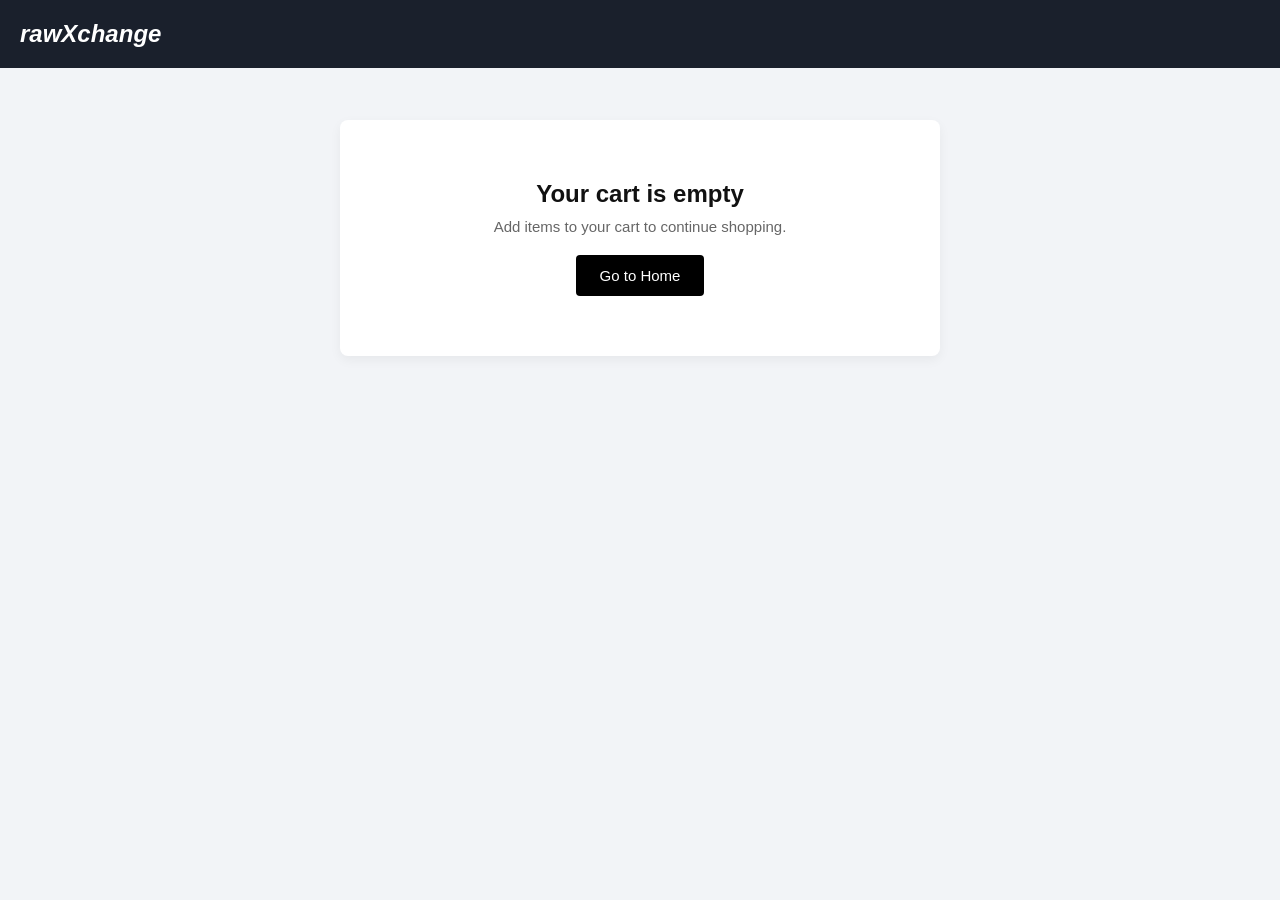
<file: cart.html>
<!DOCTYPE html>
<html lang="en">
<head>
<meta charset="UTF-8">
<meta name="viewport" content="width=device-width, initial-scale=1.0">
<title>Cart | rawXchange</title>

<style>
*{
    margin:0;
    padding:0;
    box-sizing:border-box;
    font-family: Arial, Helvetica, sans-serif;
}

body{
    background:#f2f4f7;
    color:#111;
}

/* HEADER */
header{
    background:#1a202c;
    padding:20px 0;
    position: fixed;
    top: 0;
    width: 100%;
    z-index: 1000;
    display: flex;
    justify-content: space-between;
}
header .wrap{
    display:flex;
    justify-content:space-between;
    align-items:center;
    color:#fff;
    margin-right: 20px;
}
header a{
    color:#fff;
    text-decoration:none;
    font-size:15px;
}

.logo {
    margin-left: 20px;
}

.logo a {
    color: white;
    text-decoration: none;
    font-size: 24px;
    font-weight: bold;
    font-style: italic;
}

.continue-btn {
    background-color: #ff9800;
    padding: 8px 16px;
    border-radius: 4px;
    font-weight: bold;
    transition: background-color 0.2s;
}
.continue-btn:hover {
    background-color: #e68900;
}

/* PAGE TITLE */
.page-title{
    max-width:1200px;
    margin:90px auto 20px;
    padding:0 20px;
}
.page-title h1{
    font-size:28px;
    font-weight:600;
}

/* MAIN LAYOUT */
.cart-layout{
    max-width:1200px;
    margin:75px auto 0;
    padding:0 20px 40px;
    display:grid;
    grid-template-columns:1fr 380px;
    gap:30px;
    align-items:start;
}

/* CART ITEMS */
.cart-box{
    background:#fff;
    padding:24px;
    border-radius:6px;
}

.cart-item{
    display:grid;
    grid-template-columns:180px 1fr 180px;
    gap:20px;
    padding:20px;
    border:1px solid #e3e6ea;
    border-radius:6px;
    margin-bottom:20px;
    align-items:center;
}

.cart-item img{
    width:100%;
    height:160px;
    object-fit:contain;
}

/* PRODUCT INFO */
.item-info h3{
    font-size:18px;
    font-weight:600;
    margin-bottom:6px;
}

.item-info p{
    font-size:14px;
    color:#555;
    line-height:1.5;
    margin-bottom:10px;
}

.item-info .price{
    font-size:16px;
    font-weight:600;
}

/* ACTIONS */
.actions{
    display:flex;
    flex-direction:column;
    align-items:center;
    gap:8px;
}

.qty-label{
    font-size:14px;
    color:#555;
}

.qty{
    display:flex;
    border:1px solid #d0d5da;
}

.qty button{
    width:36px;
    height:36px;
    background:#fff;
    border:none;
    font-size:18px;
    cursor:pointer;
}

.qty span{
    width:40px;
    display:flex;
    align-items:center;
    justify-content:center;
    font-weight:600;
    border-left:1px solid #d0d5da;
    border-right:1px solid #d0d5da;
}

.remove{
    background:#ff3b30;
    color:#fff;
    border:none;
    font-size:13px;
    padding:8px 14px;
    border-radius:4px;
    cursor:pointer;
    width:100%;
}

/* SUMMARY */
.summary{
    background:#fff;
    padding:24px;
    border-radius:6px;
    position:sticky;
    top:100px;
}

.summary h2{
    font-size:20px;
    margin-bottom:18px;
}

.summary .row{
    display:flex;
    justify-content:space-between;
    font-size:15px;
    margin-bottom:12px;
}

.summary hr{
    margin:14px 0;
}

.summary .total{
    font-size:17px;
    font-weight:700;
}

.place-order{
    width:100%;
    padding:14px;
    margin-top:14px;
    background:#2ecc71;
    color:#fff;
    border:none;
    border-radius:4px;
    font-size:16px;
    cursor:pointer;
}

/* INFO BELOW BUTTON */
.order-note{
    font-size:13px;
    color:#666;
    margin-top:12px;
    line-height:1.6;
}

/* EMPTY CART SCREEN */
.empty-cart{
    max-width:600px;
    margin:120px auto;
    background:#fff;
    padding:60px;
    border-radius:8px;
    text-align:center;
    box-shadow: 0 4px 12px rgba(0,0,0,0.05);
}

.empty-cart h2{
    font-size:24px;
    margin-bottom:10px;
}

.empty-cart p{
    font-size:15px;
    color:#666;
    margin-bottom:20px;
}

.empty-cart a{
    display:inline-block;
    padding:12px 24px;
    background:#000;
    color:#fff;
    text-decoration:none;
    border-radius:4px;
    font-size:15px;
}

/* MOBILE */
@media(max-width:900px){
    .cart-layout{
        grid-template-columns:1fr;
    }
    .summary{
        position:static;
        margin-top:20px;
    }
    .cart-item{
        grid-template-columns:1fr;
        text-align:center;
    }
}
</style>
</head>

<body>

<header>
    <div class="logo">
        <a href="index.html">rawXchange</a>
    </div>
    <div class="wrap" id="nav-wrap">
        <a href="index.html" class="continue-btn">← Continue Shopping</a>
    </div>
</header>



<!-- EMPTY CART MESSAGE -->
<div id="emptyCart" class="empty-cart" style="display:none;">
    <h2>Your cart is empty</h2>
    <p>Add items to your cart to continue shopping.</p>
    <a href="index.html">Go to Home</a>
</div>

<!-- CART CONTENT -->
<div class="cart-layout" id="cartLayout">

    <div class="cart-box" id="cartItems"></div>

    <div class="summary" id="summaryBox">
        <h2>Order Summary</h2>
        <div class="row"><span>Subtotal</span><span id="sub">₹0</span></div>
        <div class="row"><span>GST (18%)</span><span id="gst">₹0</span></div>
        <div class="row"><span>Delivery Charges</span><span id="delivery">₹0</span></div>
        <hr>
        <div class="row total"><span>Total</span><span id="total">₹0</span></div>
        <button class="place-order">Place Order</button>
        <p class="order-note">
            ✔ Secure payment<br>
            ✔ GST invoice included<br>
            ✔ Delivery in 3–5 business days
        </p>
    </div>

</div>

<script>
let cart = JSON.parse(localStorage.getItem("cart")) || [];

const cartLayout = document.getElementById("cartLayout");
const emptyCart = document.getElementById("emptyCart");
const box = document.getElementById("cartItems");
const summaryBox = document.getElementById("summaryBox");

function render(){
    if(cart.length === 0){
        cartLayout.style.display = "none";
        emptyCart.style.display = "block";
        document.getElementById("nav-wrap").style.display = "none";
        return;
    }

    cartLayout.style.display = "grid";
    emptyCart.style.display = "none";
    document.getElementById("nav-wrap").style.display = "flex";

    box.innerHTML = "";

    cart.forEach((p,i)=>{
        box.innerHTML += `
        <div class="cart-item">
            <img src="${p.image}">
            <div class="item-info">
                <h3>${p.title}</h3>
                <p>Premium quality raw material suitable for industrial and commercial use.</p>
                <div class="price">₹${Number(p.price)}</div>
            </div>
            <div class="actions">
                <span class="qty-label">Quantity</span>
                <div class="qty">
                    <button onclick="changeQty(${i},-1)">−</button>
                    <span>${p.quantity}</span>
                    <button onclick="changeQty(${i},1)">+</button>
                </div>
                <button class="remove" onclick="removeItem(${i})">Remove</button>
            </div>
        </div>`;
    });

    updateTotals();
}

function changeQty(i,val){
    cart[i].quantity = Math.max(1, Number(cart[i].quantity) + val);
    save();
}

function removeItem(i){
    cart.splice(i,1);
    save();
}

function save(){
    localStorage.setItem("cart", JSON.stringify(cart));
    render();
}

function updateTotals(){
    let subtotal = 0;
    cart.forEach(item=>{
        subtotal += Number(item.price) * Number(item.quantity);
    });

    let gstAmount = Math.round(subtotal * 0.18);
    let deliveryCharge = subtotal >= 5000 ? 0 : 150;
    let finalTotal = subtotal + gstAmount + deliveryCharge;

    sub.innerText = "₹" + subtotal;
    gst.innerText = "₹" + gstAmount;
    delivery.innerText = "₹" + deliveryCharge;
    total.innerText = "₹" + finalTotal;
}

render();
</script>

</body>
</html>
</file>
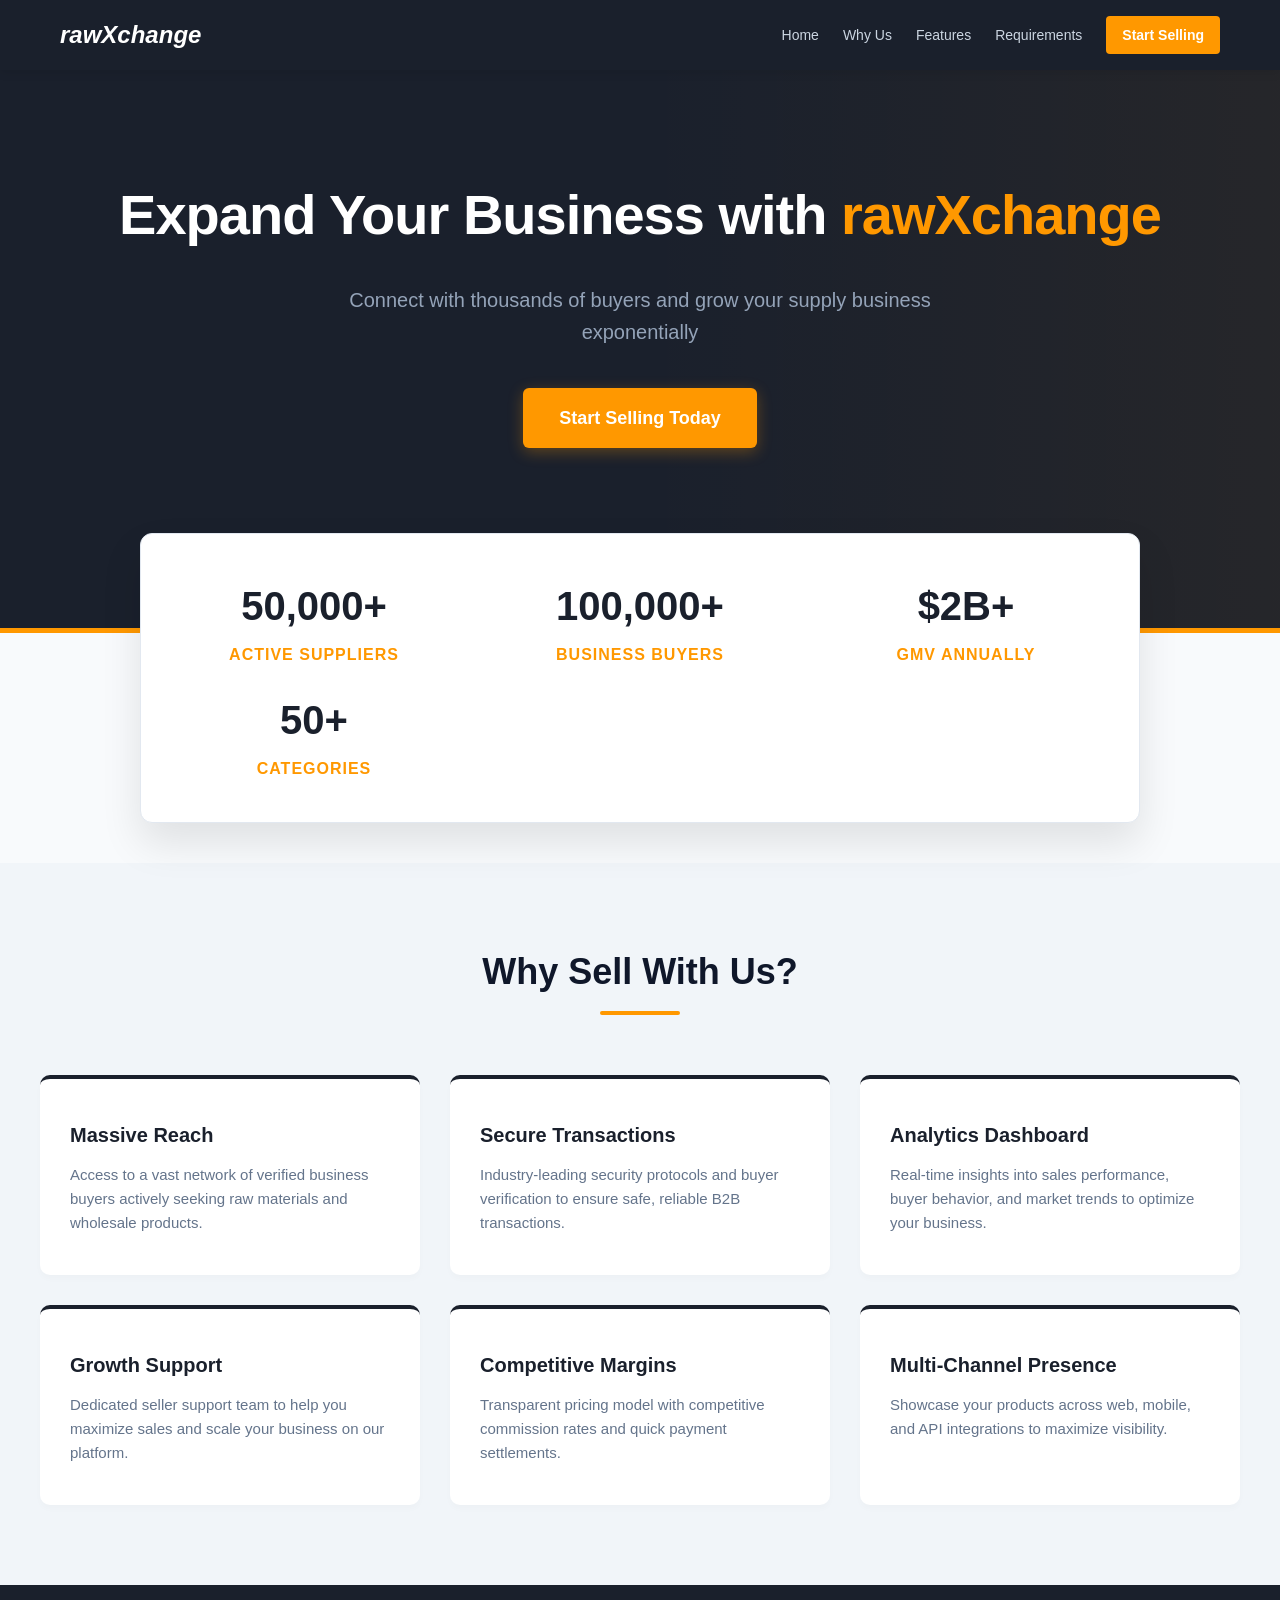
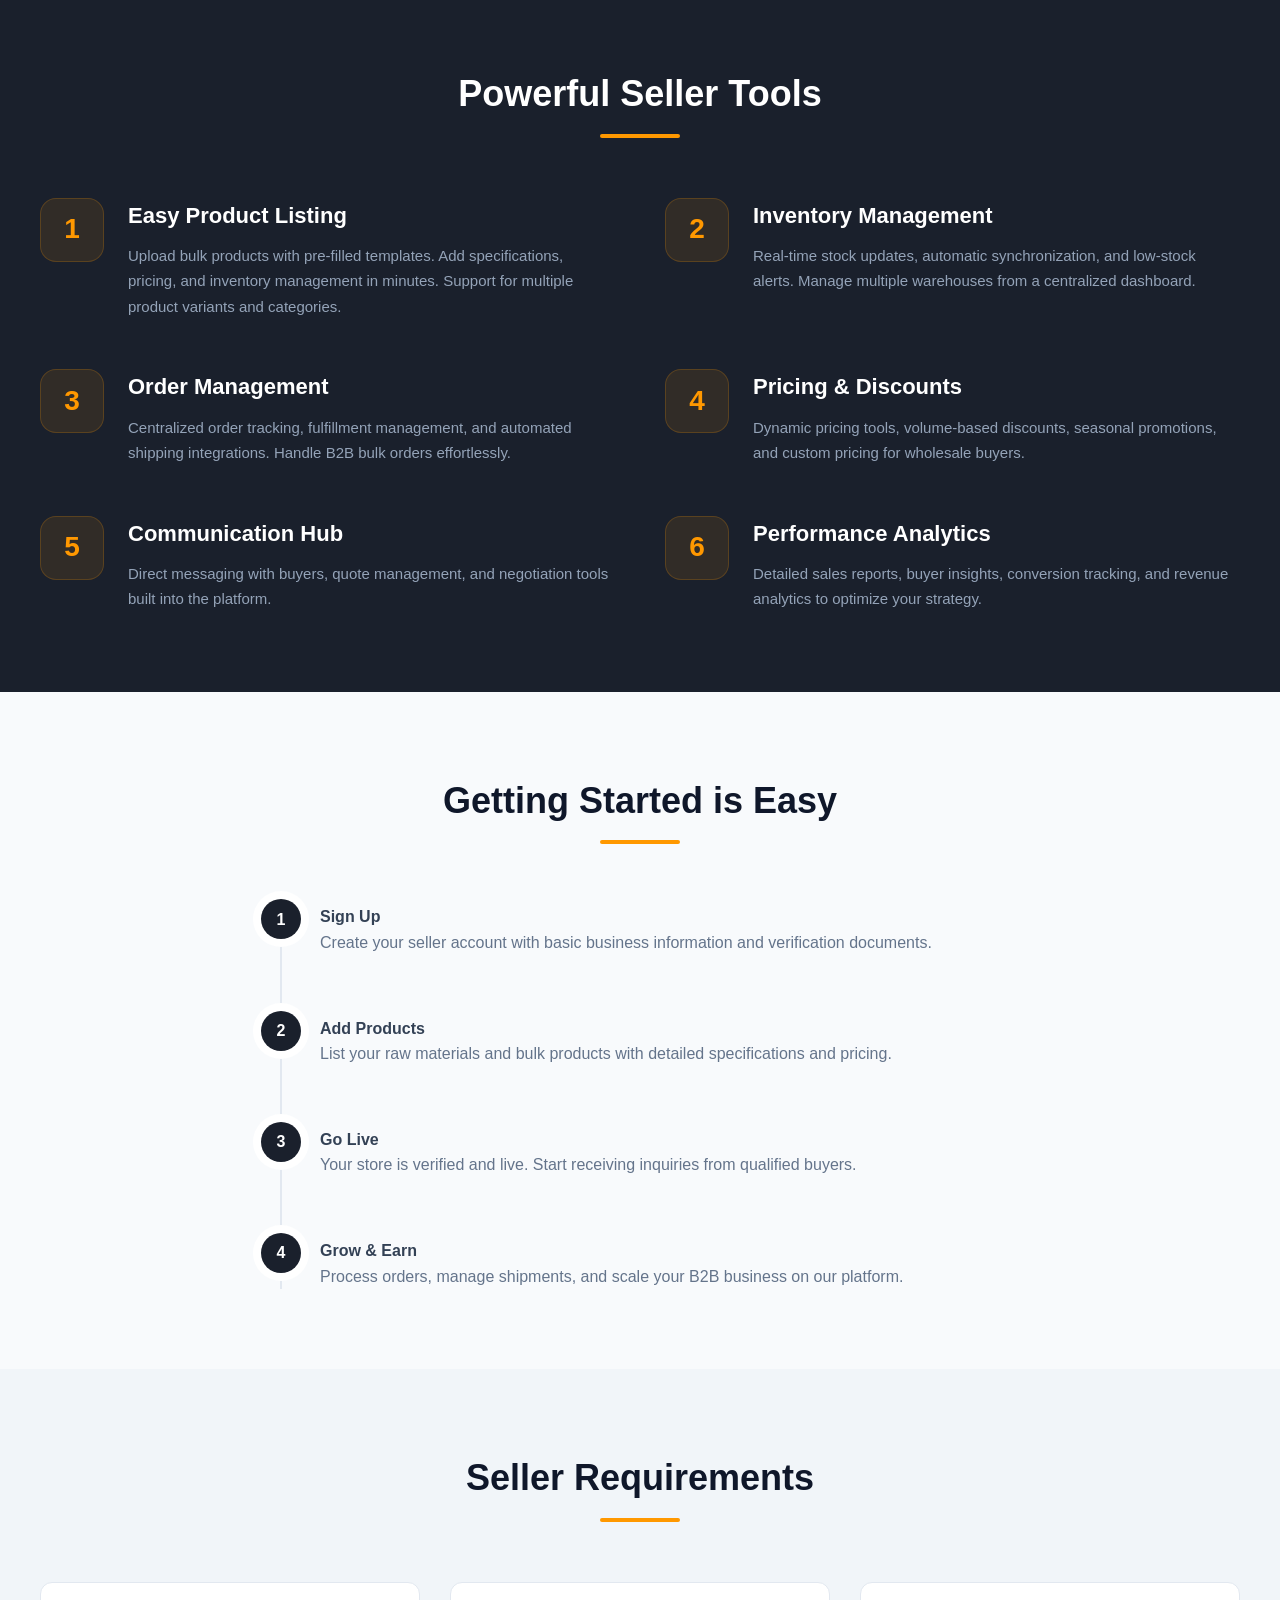
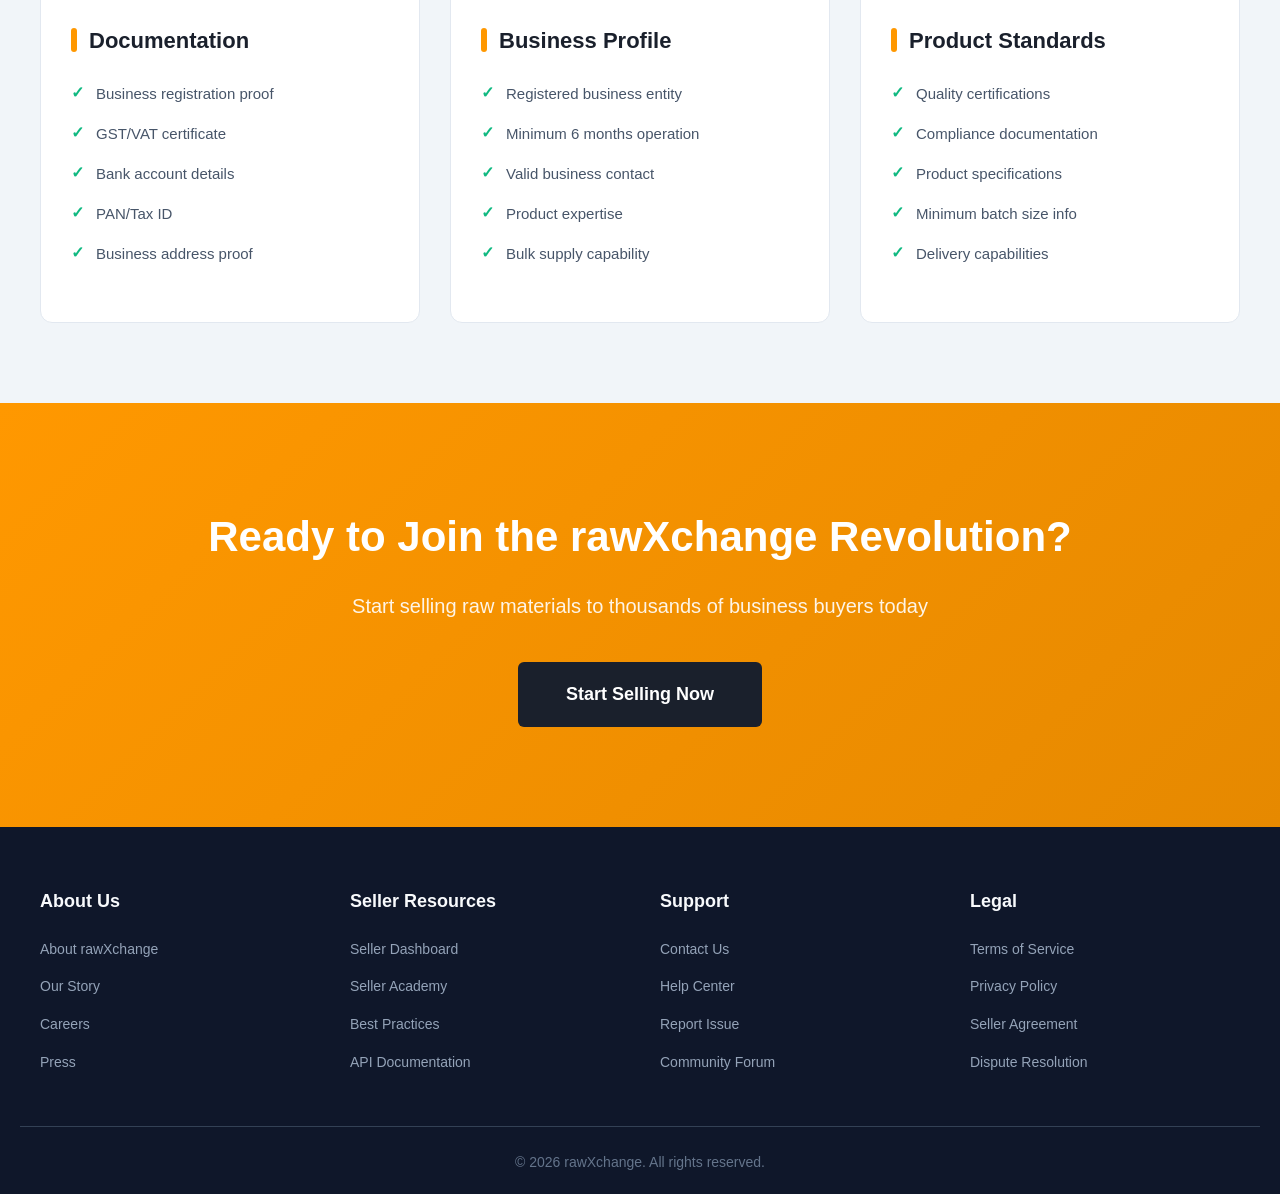
<file: seller.html>
<!DOCTYPE html>
<html lang="en">
<head>
    <meta charset="UTF-8">
    <meta name="viewport" content="width=device-width, initial-scale=1.0">
    <title>Become a Seller - rawXchange</title>
    <style>
        * {
            margin: 0;
            padding: 0;
            box-sizing: border-box;
        }

        body {
            font-family: 'Segoe UI', Tahoma, Geneva, Verdana, sans-serif;
            line-height: 1.6;
            color: #334155;
            background: #f8fafc;
        }

        /* Header */
        header {
            background: #1a202c;
            height: 70px;
            display: flex;
            align-items: center;
            position: fixed;
            width: 100%;
            top: 0;
            z-index: 1000;
            box-shadow: 0 2px 10px rgba(0,0,0,0.1);
        }

        .header-container {
            width: 100%;
            max-width: 1200px;
            margin: 0 auto;
            padding: 0 20px;
            display: flex;
            justify-content: space-between;
            align-items: center;
        }

        .logo a {
            color: white;
            text-decoration: none;
            font-size: 24px;
            font-weight: bold;
            font-style: italic;
        }

        nav {
            display: flex;
            gap: 24px;
            align-items: center;
        }

        nav a {
            color: #cbd5e1;
            text-decoration: none;
            font-size: 14px;
            font-weight: 500;
            transition: color 0.3s;
        }

        nav a:hover {
            color: #ff9800;
        }

        .nav-cta {
            background: #ff9800;
            color: white;
            padding: 8px 16px;
            border-radius: 4px;
            font-weight: bold;
        }

        .nav-cta:hover {
            background: #e68900;
            color: white;
        }

        /* Hero Section */
        .hero {
            margin-top: 70px;
            background: #1a202c;
            color: white;
            padding: 100px 20px 180px;
            position: relative;
            border-bottom: 5px solid #ff9800;
        }

        .hero::after {
            content: '';
            position: absolute;
            right: 0;
            top: 0;
            height: 100%;
            width: 50%;
            background: linear-gradient(to right, transparent, rgba(255, 152, 0, 0.05));
            pointer-events: none;
        }

        .hero-content {
            max-width: 1200px;
            margin: 0 auto;
            text-align: center;
            position: relative;
            z-index: 2;
        }

        .hero h1 {
            font-size: 56px;
            margin-bottom: 24px;
            font-weight: 800;
            letter-spacing: -1px;
        }

        .hero h1 span {
            color: #ff9800;
        }

        .hero p {
            font-size: 20px;
            color: #94a3b8;
            margin-bottom: 40px;
            max-width: 700px;
            margin-left: auto;
            margin-right: auto;
        }

        .btn {
            text-decoration: none;
            display: inline-block;
        }

        .btn-primary {
            background: #ff9800;
            color: white;
            padding: 16px 36px;
            border-radius: 6px;
            font-size: 18px;
            font-weight: bold;
            transition: all 0.3s;
            box-shadow: 0 4px 15px rgba(255, 152, 0, 0.3);
        }

        .btn-primary:hover {
            background: #e68900;
            transform: translateY(-2px);
            box-shadow: 0 6px 20px rgba(255, 152, 0, 0.4);
        }

        /* Stats Section */
        .stats-wrapper {
            max-width: 1000px;
            margin: -100px auto 40px;
            background: white;
            border-radius: 12px;
            box-shadow: 0 20px 40px rgba(0,0,0,0.1);
            position: relative;
            z-index: 10;
            display: grid;
            grid-template-columns: repeat(auto-fit, minmax(250px, 1fr));
            gap: 20px;
            padding: 40px 20px;
            border: 1px solid #e2e8f0;
        }

        .stat-item {
            text-align: center;
        }

        .stat-item h3 {
            font-size: 40px;
            color: #1a202c;
            margin-bottom: 4px;
            font-weight: 900;
        }

        .stat-item p {
            color: #ff9800;
            font-size: 16px;
            text-transform: uppercase;
            letter-spacing: 1px;
            font-weight: 700;
        }

        /* Reusable Section Elements */
        .section {
            padding: 80px 20px;
        }

        .container {
            max-width: 1200px;
            margin: 0 auto;
        }

        .section-header {
            text-align: center;
            margin-bottom: 60px;
        }

        .section-header h2 {
            font-size: 36px;
            color: #0f172a;
            display: inline-block;
            position: relative;
            padding-bottom: 15px;
            font-weight: 800;
        }

        .section-header h2::after {
            content: '';
            position: absolute;
            bottom: 0;
            left: 50%;
            transform: translateX(-50%);
            width: 80px;
            height: 4px;
            background: #ff9800;
            border-radius: 2px;
        }

        /* Benefits Grid */
        .benefits {
            background: #f1f5f9;
        }
        
        .benefits-grid {
            display: grid;
            grid-template-columns: repeat(auto-fit, minmax(320px, 1fr));
            gap: 30px;
        }
        
        .benefit-card {
            background: white;
            padding: 40px 30px;
            border-radius: 10px;
            border-top: 4px solid #1a202c;
            box-shadow: 0 4px 6px rgba(0,0,0,0.02);
            transition: all 0.3s;
        }
        
        .benefit-card:hover {
            transform: translateY(-5px);
            border-top-color: #ff9800;
            box-shadow: 0 10px 20px rgba(0,0,0,0.06);
        }
        
        .benefit-card h3 {
            font-size: 20px;
            color: #1a202c;
            margin-bottom: 12px;
            font-weight: 700;
        }
        
        .benefit-card p {
            color: #64748b;
            font-size: 15px;
        }

        /* Features (Dark) */
        .features {
            background: #1a202c;
            color: white;
        }
        
        .features .section-header h2 {
            color: white;
        }
        
        .features-grid {
            display: grid;
            grid-template-columns: repeat(auto-fit, minmax(400px, 1fr));
            gap: 50px;
        }
        
        .feature-item {
            display: flex;
            gap: 24px;
        }
        
        .feature-icon {
            background: rgba(255, 152, 0, 0.1);
            color: #ff9800;
            width: 64px;
            height: 64px;
            border-radius: 16px;
            display: flex;
            align-items: center;
            justify-content: center;
            font-size: 28px;
            font-weight: bold;
            flex-shrink: 0;
            border: 1px solid rgba(255, 152, 0, 0.2);
        }
        
        .feature-text h3 {
            font-size: 22px;
            margin-bottom: 10px;
            color: white;
            font-weight: 700;
        }
        
        .feature-text p {
            color: #94a3b8;
            font-size: 15px;
            line-height: 1.7;
        }

        /* How It Works (Timeline) */
        .process {
            background: transparent;
        }
        
        .process-list {
            max-width: 800px;
            margin: 0 auto;
            position: relative;
            padding-left: 20px;
        }
        
        .process-list::before {
            content: '';
            position: absolute;
            left: 40px;
            top: 0;
            bottom: 0;
            width: 2px;
            background: #e2e8f0;
        }
        
        .process-step {
            position: relative;
            padding-left: 60px;
            margin-bottom: 60px;
        }
        
        .process-step:last-child {
            margin-bottom: 0;
        }
        
        .step-number {
            position: absolute;
            left: 1px;
            top: -5px;
            width: 40px;
            height: 40px;
            border-radius: 50%;
            background: #1a202c;
            color: white;
            display: flex;
            align-items: center;
            justify-content: center;
            font-weight: bold;
            font-size: 16px;
            box-shadow: 0 0 0 8px white;
            z-index: 2;
            transition: background 0.3s;
        }
        
        .process-step:hover .step-number {
            background: #ff9800;
        }
        
        .process-step h3 {
            font-size: 24px;
            color: #0f172a;
            margin-bottom: 12px;
            font-weight: 700;
        }
        
        .process-step p {
            color: #64748b;
            font-size: 16px;
        }

        /* Requirements */
        .requirements {
            background: #f1f5f9;
        }
        
        .req-grid {
            display: grid;
            grid-template-columns: repeat(auto-fit, minmax(300px, 1fr));
            gap: 30px;
        }
        
        .req-card {
            background: white;
            border: 1px solid #e2e8f0;
            border-radius: 12px;
            padding: 40px 30px;
            transition: transform 0.3s;
        }
        
        .req-card:hover {
            transform: translateY(-5px);
            border-color: #cbd5e1;
            box-shadow: 0 10px 20px rgba(0,0,0,0.05);
        }
        
        .req-card h3 {
            font-size: 22px;
            color: #1a202c;
            margin-bottom: 24px;
            display: flex;
            align-items: center;
            gap: 12px;
            font-weight: 700;
        }
        
        .req-card h3::before {
            content: '';
            display: block;
            width: 6px;
            height: 24px;
            background: #ff9800;
            border-radius: 3px;
        }
        
        .req-card ul {
            list-style: none;
        }
        
        .req-card li {
            margin-bottom: 16px;
            color: #475569;
            display: flex;
            align-items: flex-start;
            gap: 12px;
            font-size: 15px;
        }
        
        .req-card li::before {
            content: '✓';
            color: #10b981;
            font-weight: 900;
            font-size: 16px;
            margin-top: -2px;
        }

        /* CTA Section */
        .final-cta {
            background: linear-gradient(135deg, #ff9800 0%, #e68900 100%);
            color: white;
            padding: 100px 20px;
            text-align: center;
        }

        .final-cta h2 {
            font-size: 42px;
            margin-bottom: 20px;
            font-weight: 800;
        }

        .final-cta p {
            font-size: 20px;
            margin-bottom: 40px;
            color: rgba(255, 255, 255, 0.9);
            max-width: 600px;
            margin-left: auto;
            margin-right: auto;
        }
        
        .btn-dark {
            background: #1a202c;
            color: white;
            padding: 18px 48px;
            border-radius: 6px;
            font-weight: bold;
            text-decoration: none;
            font-size: 18px;
            display: inline-block;
            transition: all 0.3s;
        }
        
        .btn-dark:hover {
            background: #0f172a;
            transform: translateY(-2px);
            box-shadow: 0 10px 20px rgba(0,0,0,0.2);
        }

        /* Footer */
        footer {
            background: #0f172a;
            color: white;
            padding: 60px 20px 20px;
        }

        .footer-container {
            max-width: 1200px;
            margin: 0 auto;
            display: grid;
            grid-template-columns: repeat(auto-fit, minmax(250px, 1fr));
            gap: 40px;
            margin-bottom: 40px;
        }

        footer h4 {
            margin-bottom: 20px;
            font-size: 18px;
            color: #f8fafc;
            font-weight: 600;
        }

        footer ul {
            list-style: none;
        }

        footer li {
            margin-bottom: 12px;
        }

        footer a {
            color: #94a3b8;
            text-decoration: none;
            transition: color 0.3s;
            font-size: 14px;
        }

        footer a:hover {
            color: #ff9800;
        }

        .footer-bottom {
            text-align: center;
            padding-top: 24px;
            border-top: 1px solid #334155;
            color: #64748b;
            font-size: 14px;
        }

        /* Responsive */
        @media (max-width: 768px) {
            .hero h1 {
                font-size: 40px;
            }
            .stat-item h3 {
                font-size: 32px;
            }
            .section {
                padding: 60px 20px;
            }
            nav {
                display: none;
            }
        }
    </style>
</head>
<body>
    <!-- Header -->
    <header>
        <div class="header-container">
            <div class="logo"><a href="index.html">rawXchange</a></div>
            <nav>
                <a href="index.html">Home</a>
                <a href="#benefits">Why Us</a>
                <a href="#features">Features</a>
                <a href="#requirements">Requirements</a>
                <a href="seller_login.html" class="nav-cta">Start Selling</a>
            </nav>
        </div>
    </header>

    <!-- Hero Section -->
    <section class="hero">
        <div class="hero-content">
            <h1>Expand Your Business with <span>rawXchange</span></h1>
            <p>Connect with thousands of buyers and grow your supply business exponentially</p>
            <a href="seller_login.html" class="btn btn-primary">Start Selling Today</a>
        </div>
    </section>

    <!-- Stats Section -->
    <div class="stats-wrapper">
            <div class="stat-item">
                <h3>50,000+</h3>
                <p>Active Suppliers</p>
            </div>
            <div class="stat-item">
                <h3>100,000+</h3>
                <p>Business Buyers</p>
            </div>
            <div class="stat-item">
                <h3>$2B+</h3>
                <p>GMV Annually</p>
            </div>
            <div class="stat-item">
                <h3>50+</h3>
                <p>Categories</p>
            </div>
    </div>

    <!-- Benefits Section -->
    <section id="benefits" class="section benefits">
        <div class="container">
            <div class="section-header">
                <h2>Why Sell With Us?</h2>
            </div>
            <div class="benefits-grid">
                <div class="benefit-card">
                    <h3>Massive Reach</h3>
                    <p>Access to a vast network of verified business buyers actively seeking raw materials and wholesale products.</p>
                </div>
                <div class="benefit-card">
                    <h3>Secure Transactions</h3>
                    <p>Industry-leading security protocols and buyer verification to ensure safe, reliable B2B transactions.</p>
                </div>
                <div class="benefit-card">
                    <h3>Analytics Dashboard</h3>
                    <p>Real-time insights into sales performance, buyer behavior, and market trends to optimize your business.</p>
                </div>
                <div class="benefit-card">
                    <h3>Growth Support</h3>
                    <p>Dedicated seller support team to help you maximize sales and scale your business on our platform.</p>
                </div>
                <div class="benefit-card">
                    <h3>Competitive Margins</h3>
                    <p>Transparent pricing model with competitive commission rates and quick payment settlements.</p>
                </div>
                <div class="benefit-card">
                    <h3>Multi-Channel Presence</h3>
                    <p>Showcase your products across web, mobile, and API integrations to maximize visibility.</p>
                </div>
            </div>
        </div>
    </section>

    <!-- Features Section -->
    <section id="features" class="section features">
        <div class="container">
            <div class="section-header">
                <h2>Powerful Seller Tools</h2>
            </div>
            <div class="features-grid">
                <div class="feature-item">
                    <div class="feature-icon">1</div>
                    <div class="feature-text">
                        <h3>Easy Product Listing</h3>
                        <p>Upload bulk products with pre-filled templates. Add specifications, pricing, and inventory management in minutes. Support for multiple product variants and categories.</p>
                    </div>
                </div>
                <div class="feature-item">
                    <div class="feature-icon">2</div>
                    <div class="feature-text">
                        <h3>Inventory Management</h3>
                        <p>Real-time stock updates, automatic synchronization, and low-stock alerts. Manage multiple warehouses from a centralized dashboard.</p>
                    </div>
                </div>
                <div class="feature-item">
                    <div class="feature-icon">3</div>
                    <div class="feature-text">
                        <h3>Order Management</h3>
                        <p>Centralized order tracking, fulfillment management, and automated shipping integrations. Handle B2B bulk orders effortlessly.</p>
                    </div>
                </div>
                <div class="feature-item">
                    <div class="feature-icon">4</div>
                    <div class="feature-text">
                        <h3>Pricing & Discounts</h3>
                        <p>Dynamic pricing tools, volume-based discounts, seasonal promotions, and custom pricing for wholesale buyers.</p>
                    </div>
                </div>
                <div class="feature-item">
                    <div class="feature-icon">5</div>
                    <div class="feature-text">
                        <h3>Communication Hub</h3>
                        <p>Direct messaging with buyers, quote management, and negotiation tools built into the platform.</p>
                    </div>
                </div>
                <div class="feature-item">
                    <div class="feature-icon">6</div>
                    <div class="feature-text">
                        <h3>Performance Analytics</h3>
                        <p>Detailed sales reports, buyer insights, conversion tracking, and revenue analytics to optimize your strategy.</p>
                    </div>
                </div>
            </div>
        </div>
    </section>

    <!-- How It Works -->
    <section id="process" class="section process">
        <div class="container">
            <div class="section-header">
                <h2>Getting Started is Easy</h2>
            </div>
            <div class="process-list">
                <div class="process-step">
                    <div class="step-number">1</div>
                    <h4>Sign Up</h4>
                    <p>Create your seller account with basic business information and verification documents.</p>
                </div>
                <div class="process-step">
                    <div class="step-number">2</div>
                    <h4>Add Products</h4>
                    <p>List your raw materials and bulk products with detailed specifications and pricing.</p>
                </div>
                <div class="process-step">
                    <div class="step-number">3</div>
                    <h4>Go Live</h4>
                    <p>Your store is verified and live. Start receiving inquiries from qualified buyers.</p>
                </div>
                <div class="process-step">
                    <div class="step-number">4</div>
                    <h4>Grow & Earn</h4>
                    <p>Process orders, manage shipments, and scale your B2B business on our platform.</p>
                </div>
            </div>
        </div>
    </section>

    <!-- Requirements Section -->
    <section id="requirements" class="section requirements">
        <div class="container">
            <div class="section-header">
                <h2>Seller Requirements</h2>
            </div>
            <div class="req-grid">
                <div class="req-card">
                    <h3>Documentation</h3>
                    <ul>
                        <li>Business registration proof</li>
                        <li>GST/VAT certificate</li>
                        <li>Bank account details</li>
                        <li>PAN/Tax ID</li>
                        <li>Business address proof</li>
                    </ul>
                </div>
                <div class="req-card">
                    <h3>Business Profile</h3>
                    <ul>
                        <li>Registered business entity</li>
                        <li>Minimum 6 months operation</li>
                        <li>Valid business contact</li>
                        <li>Product expertise</li>
                        <li>Bulk supply capability</li>
                    </ul>
                </div>
                <div class="req-card">
                    <h3>Product Standards</h3>
                    <ul>
                        <li>Quality certifications</li>
                        <li>Compliance documentation</li>
                        <li>Product specifications</li>
                        <li>Minimum batch size info</li>
                        <li>Delivery capabilities</li>
                    </ul>
                </div>
            </div>
        </div>
    </section>

    <!-- Final CTA Section -->
    <section class="final-cta">
        <div class="container">
            <h2>Ready to Join the rawXchange Revolution?</h2>
            <p>Start selling raw materials to thousands of business buyers today</p>
            <a href="seller_login.html" class="btn-dark">Start Selling Now</a>
        </div>
    </section>

    <!-- Footer -->
    <footer>
        <div class="footer-container">
            <div class="footer-col">
                <h4>About Us</h4>
                <ul>
                    <li><a href="#">About rawXchange</a></li>
                    <li><a href="#">Our Story</a></li>
                    <li><a href="#">Careers</a></li>
                    <li><a href="#">Press</a></li>
                </ul>
            </div>
            <div class="footer-col">
                <h4>Seller Resources</h4>
                <ul>
                    <li><a href="#">Seller Dashboard</a></li>
                    <li><a href="#">Seller Academy</a></li>
                    <li><a href="#">Best Practices</a></li>
                    <li><a href="#">API Documentation</a></li>
                </ul>
            </div>
            <div class="footer-col">
                <h4>Support</h4>
                <ul>
                    <li><a href="#">Contact Us</a></li>
                    <li><a href="#">Help Center</a></li>
                    <li><a href="#">Report Issue</a></li>
                    <li><a href="#">Community Forum</a></li>
                </ul>
            </div>
            <div class="footer-col">
                <h4>Legal</h4>
                <ul>
                    <li><a href="#">Terms of Service</a></li>
                    <li><a href="#">Privacy Policy</a></li>
                    <li><a href="#">Seller Agreement</a></li>
                    <li><a href="#">Dispute Resolution</a></li>
                </ul>
            </div>
        </div>
        <div class="footer-bottom">
            <p>&copy; 2026 rawXchange. All rights reserved.</p>
        </div>
    </footer>

    <script>
        // Smooth scrolling for navigation links
        document.querySelectorAll('a[href^="#"]').forEach(anchor => {
            anchor.addEventListener('click', function (e) {
                e.preventDefault();
                const target = document.querySelector(this.getAttribute('href'));
                if (target) {
                    target.scrollIntoView({ behavior: 'smooth' });
                }
            });
        });
    </script>
</body>
</html>
</file>
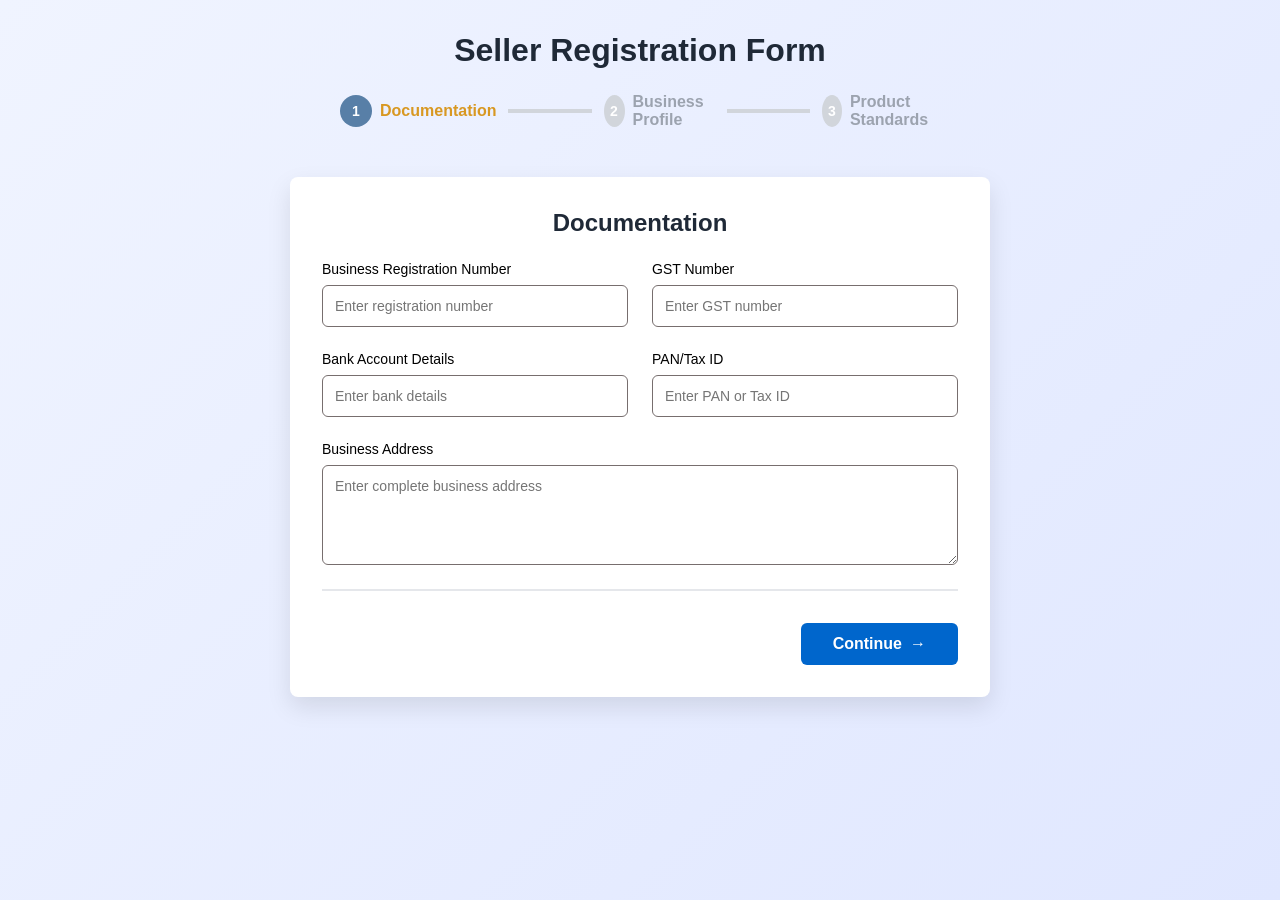
<file: seller_login.html>
<!DOCTYPE html>
<html lang="en">
<head>
    <meta charset="UTF-8">
    <meta name="viewport" content="width=device-width, initial-scale=1.0">
    <title>rawXchange - Seller Registration Form</title>
    <style>
        * {
            margin: 0;
            padding: 0;
            box-sizing: border-box;
        }

        body {
            font-family: Arial, sans-serif;
            background: linear-gradient(135deg, #f0f4ff 0%, #e0e7ff 100%);
            min-height: 100vh;
            padding: 32px 16px;
        }

        .container {
            max-width: 600px;
            margin: 0 auto;
        }

        .header {
            margin-bottom: 48px;
        }

        .header h1 {
            font-size: 32px;
            font-weight: bold;
            color: #1f2937;
            margin-bottom: 24px;
            display: flex;
            justify-content: center;
        }

        .stage-progress {
            display: flex;
            align-items: center;
            justify-content: center;
            gap: 0;
            
        }

        .stage {
            display: flex;
            align-items: center;
            gap: 8px;
            flex: 1;
        }

        .stage.completed {
            color: #d89822;
        }

        .stage.active {
            color: #d89822;
        }

        .stage.inactive {
            color: #9ca3af;
        }

        .stage-circle {
            width: 32px;
            height: 32px;
            border-radius: 50%;
            display: flex;
            align-items: center;
            justify-content: center;
            font-weight: bold;
            color: white;
            font-size: 14px;
        }

        .stage-circle.completed {
            background-color: #16a34a;
        }

        .stage-circle.active {
            background-color: #587fa7;
        }

        .stage-circle.inactive {
            background-color: #d1d5db;
        }

        .stage-name {
            font-weight: 600;
            font-size: 16px;
            
        }

        .stage-line {
            flex: 1;
            height: 4px;
            background-color: #d1d5db;
            margin: 0 12px;
        }

        .form-card {
            background: white;
            border-radius: 8px;
            box-shadow: 0 10px 25px rgba(0, 0, 0, 0.1);
            padding: 32px;
            width: 700px;
            margin: 0 auto;
            margin-left: -50px;
        }

        .form-title {
            font-size: 24px;
            font-weight: 600;
            color: #1f2937;
            margin-bottom: 24px;
            display: flex;
            justify-content: center;
        }

        .form-grid {
            display: grid;
            grid-template-columns: repeat(auto-fit, minmax(280px, 1fr));
            gap: 24px;
        }

        .form-group {
            display: flex;
            flex-direction: column;
        }

        .form-group.full {
            grid-column: 1 / -1;
        }

        .form-label {
            font-size: 14px;
            font-weight: 500;
            color: black;
            margin-bottom: 8px;
        }

        .form-input,
        .form-select,
        .form-textarea {
            padding: 12px;
            border: 1px solid #776e6e;
            border-radius: 6px;
            font-size: 14px;
            font-family: inherit;
            transition: all 0.2s;
            
        }

        .form-input:focus,
        .form-select:focus,
        .form-textarea:focus {
            outline: none;
            
            border-color: black;
            box-shadow: 0 0 0 2px rgba(0, 102, 204, 0.1);
        }

        .form-input.error,
        .form-select.error,
        .form-textarea.error {
            border-color: #dc2626;
        }

        .error-text {
            color: #dc2626;
            font-size: 12px;
            margin-top: 4px;
            display: none;
        }

        .error-text.show {
            display: block;
        }

        .form-textarea {
            resize: vertical;
            min-height: 100px;
        }

        .button-group {
            display: flex;
            justify-content: flex-end;
            gap: 16px;
            padding-top: 32px;
            border-top: 2px solid #e5e7eb;
            margin-top: 24px;
        }

        .btn {
            padding: 12px 32px;
            border: none;
            border-radius: 6px;
            font-size: 16px;
            font-weight: 600;
            cursor: pointer;
            transition: all 0.2s;
            display: flex;
            align-items: center;
            gap: 8px;
        }

        .btn-primary {
            background-color: #0066cc;
            color: white;
        }

        .btn-primary:hover {
            background-color: #0052a3;
        }

        .success-message {
            background-color: #dbeafe;
            border: 2px solid #10b981;
            color: #047857;
            padding: 16px;
            border-radius: 6px;
            text-align: center;
            font-weight: 600;
            margin-top: 16px;
            display: none;
        }

        .success-message.show {
            display: block;
        }

        .hidden {
            display: none;
        }
    </style>
</head>
<body>
    <div class="container">
        <div class="header">
            <h1>Seller Registration Form</h1>
            
            <div class="stage-progress">
                <div class="stage active" id="stage-0">
                    <div class="stage-circle active">1</div>
                    <div class="stage-name">Documentation</div>
                </div>
                
                <div class="stage-line"></div>
                
                <div class="stage inactive" id="stage-1">
                    <div class="stage-circle inactive">2</div>
                    <div class="stage-name">Business Profile</div>
                </div>
                
                <div class="stage-line"></div>
                
                <div class="stage inactive" id="stage-2">
                    <div class="stage-circle inactive">3</div>
                    <div class="stage-name">Product Standards</div>
                </div>
            </div>
        </div>

        <div class="form-card">
            <!-- Stage 0: Documentation -->
            <div id="form-0" class="form-content">
                <h2 class="form-title">Documentation</h2>
                <div class="form-grid">
                    <div class="form-group">
                        <label class="form-label">Business Registration Number</label>
                        <input type="text" class="form-input" name="businessRegistrationNumber" placeholder="Enter registration number">
                        <span class="error-text"></span>
                    </div>
                    <div class="form-group">
                        <label class="form-label">GST Number</label>
                        <input type="text" class="form-input" name="gstNumber" placeholder="Enter GST number">
                        <span class="error-text"></span>
                    </div>
                    <div class="form-group">
                        <label class="form-label">Bank Account Details</label>
                        <input type="text" class="form-input" name="bankAccountDetails" placeholder="Enter bank details">
                        <span class="error-text"></span>
                    </div>
                    <div class="form-group">
                        <label class="form-label">PAN/Tax ID</label>
                        <input type="text" class="form-input" name="panTaxId" placeholder="Enter PAN or Tax ID">
                        <span class="error-text"></span>
                    </div>
                    <div class="form-group full">
                        <label class="form-label">Business Address</label>
                        <textarea class="form-textarea" name="businessAddress" placeholder="Enter complete business address"></textarea>
                        <span class="error-text"></span>
                    </div>
                </div>
            </div>

            <!-- Stage 1: Business Profile -->
            <div id="form-1" class="form-content hidden">
                <h2 class="form-title">Business Profile</h2>
                <div class="form-grid">
                    <div class="form-group">
                        <label class="form-label">Registered Business Name</label>
                        <input type="text" class="form-input" name="businessName" placeholder="Enter business name">
                        <span class="error-text"></span>
                    </div>
                    <div class="form-group">
                        <label class="form-label">Business Entity Type</label>
                        <select class="form-select" name="entityType">
                            <option value="">Select entity type</option>
                            <option value="sole">Sole Proprietor</option>
                            <option value="partnership">Partnership</option>
                            <option value="pvt-ltd">Private Limited</option>
                            <option value="public-ltd">Public Limited</option>
                            <option value="llp">LLP</option>
                        </select>
                        <span class="error-text"></span>
                    </div>
                    <div class="form-group">
                        <label class="form-label">Business Registration Date</label>
                        <input type="date" class="form-input" name="registrationDate">
                        <span class="error-text"></span>
                    </div>
                    <div class="form-group">
                        <label class="form-label">Business Email ID</label>
                        <input type="email" class="form-input" name="businessEmail" placeholder="Enter business email">
                        <span class="error-text"></span>
                    </div>
                    <div class="form-group">
                        <label class="form-label">Business Phone</label>
                        <input type="tel" class="form-input" name="businessPhone" placeholder="Enter phone number">
                        <span class="error-text"></span>
                    </div>
                    <div class="form-group">
                        <label class="form-label">Product Expertise</label>
                        <input type="text" class="form-input" name="productExpertise" placeholder="Describe your expertise">
                        <span class="error-text"></span>
                    </div>
                    <div class="form-group full">
                        <label class="form-label">Bulk Supply Capability</label>
                        <textarea class="form-textarea" name="bulkSupplyCapability" placeholder="Describe your bulk supply capabilities"></textarea>
                        <span class="error-text"></span>
                    </div>
                </div>
            </div>

            <!-- Stage 2: Product Standards -->
            <div id="form-2" class="form-content hidden">
                <h2 class="form-title">Product Standards</h2>
                <div class="form-grid">
                    <div class="form-group">
                        <label class="form-label">Quality Certifications</label>
                        <input type="text" class="form-input" name="qualityCertifications" placeholder="Enter certifications">
                        <span class="error-text"></span>
                    </div>
                    <div class="form-group">
                        <label class="form-label">Compliance Documentation</label>
                        <input type="text" class="form-input" name="complianceDocumentation" placeholder="Enter compliance details">
                        <span class="error-text"></span>
                    </div>
                    <div class="form-group full">
                        <label class="form-label">Product Specifications</label>
                        <textarea class="form-textarea" name="productSpecifications" placeholder="Describe product specifications"></textarea>
                        <span class="error-text"></span>
                    </div>
                    <div class="form-group">
                        <label class="form-label">Minimum Batch Size</label>
                        <input type="text" class="form-input" name="minimumBatchSize" placeholder="Enter minimum batch size">
                        <span class="error-text"></span>
                    </div>
                    <div class="form-group">
                        <label class="form-label">Delivery Capabilities</label>
                        <input type="text" class="form-input" name="deliveryCapabilities" placeholder="Describe delivery options">
                        <span class="error-text"></span>
                    </div>
                </div>
            </div>

            <div class="button-group">
                <button class="btn btn-primary" id="continueBtn">
                    Continue <span>→</span>
                </button>
            </div>

            <div class="success-message" id="successMessage">
                ✓ Form submitted successfully! We'll review your application.
            </div>
        </div>
    </div>

    <script>
        let currentStage = 0;
        const totalStages = 3;
        const formData = {
            businessRegistrationNumber: '',
            gstNumber: '',
            bankAccountDetails: '',
            panTaxId: '',
            businessAddress: '',
            businessName: '',
            entityType: '',
            registrationDate: '',
            businessEmail: '',
            businessPhone: '',
            productExpertise: '',
            bulkSupplyCapability: '',
            qualityCertifications: '',
            complianceDocumentation: '',
            productSpecifications: '',
            minimumBatchSize: '',
            deliveryCapabilities: ''
        };

        const requiredFields = {
            0: ['businessRegistrationNumber', 'gstNumber', 'bankAccountDetails', 'panTaxId', 'businessAddress'],
            1: ['businessName', 'entityType', 'registrationDate', 'businessEmail', 'businessPhone', 'productExpertise', 'bulkSupplyCapability'],
            2: ['qualityCertifications', 'complianceDocumentation', 'productSpecifications', 'minimumBatchSize', 'deliveryCapabilities']
        };

        function updateFormData() {
            const currentForm = document.getElementById(`form-${currentStage}`);
            const inputs = currentForm.querySelectorAll('input, textarea, select');
            inputs.forEach(input => {
                formData[input.name] = input.value;
            });
        }

        function loadFormData() {
            const currentForm = document.getElementById(`form-${currentStage}`);
            const inputs = currentForm.querySelectorAll('input, textarea, select');
            inputs.forEach(input => {
                input.value = formData[input.name] || '';
            });
        }

        function validateStage() {
            const currentForm = document.getElementById(`form-${currentStage}`);
            const inputs = currentForm.querySelectorAll('input, textarea, select');
            let isValid = true;

            inputs.forEach(input => {
                const errorSpan = input.nextElementSibling;
                if (requiredFields[currentStage].includes(input.name)) {
                    if (!input.value.trim()) {
                        input.classList.add('error');
                        errorSpan.textContent = 'This field is required';
                        errorSpan.classList.add('show');
                        isValid = false;
                    } else {
                        input.classList.remove('error');
                        errorSpan.classList.remove('show');
                    }
                }
            });

            return isValid;
        }

        function showStage(stage) {
            for (let i = 0; i < totalStages; i++) {
                const form = document.getElementById(`form-${i}`);
                form.classList.toggle('hidden', i !== stage);
            }
            updateStageIndicators();
        }

        function updateStageIndicators() {
            for (let i = 0; i < totalStages; i++) {
                const stageEl = document.getElementById(`stage-${i}`);
                const circle = stageEl.querySelector('.stage-circle');
                
                stageEl.classList.remove('active', 'completed', 'inactive');
                circle.classList.remove('active', 'completed', 'inactive');

                if (i < currentStage) {
                    stageEl.classList.add('completed');
                    circle.classList.add('completed');
                    circle.textContent = '✓';
                } else if (i === currentStage) {
                    stageEl.classList.add('active');
                    circle.classList.add('active');
                    circle.textContent = i + 1;
                } else {
                    stageEl.classList.add('inactive');
                    circle.classList.add('inactive');
                    circle.textContent = i + 1;
                }
            }
        }

        function handleContinue() {
            if (!validateStage()) {
                return;
            }

            updateFormData();

            if (currentStage < totalStages - 1) {
                currentStage++;
                showStage(currentStage);
                loadFormData();
            } else {
                console.log('Form Data:', formData);
                document.getElementById('successMessage').classList.add('show');
                setTimeout(() => {
                    document.getElementById('successMessage').classList.remove('show');
                    window.location.href = "index.html";
                }, 3000);
            }
        }

        document.getElementById('continueBtn').addEventListener('click', handleContinue);

        const inputs = document.querySelectorAll('input, textarea, select');
        inputs.forEach(input => {
            input.addEventListener('input', () => {
                if (input.classList.contains('error')) {
                    input.classList.remove('error');
                    input.nextElementSibling.classList.remove('show');
                }
            });
        });

        updateStageIndicators();
    </script>
</body>
</html>
</file>
